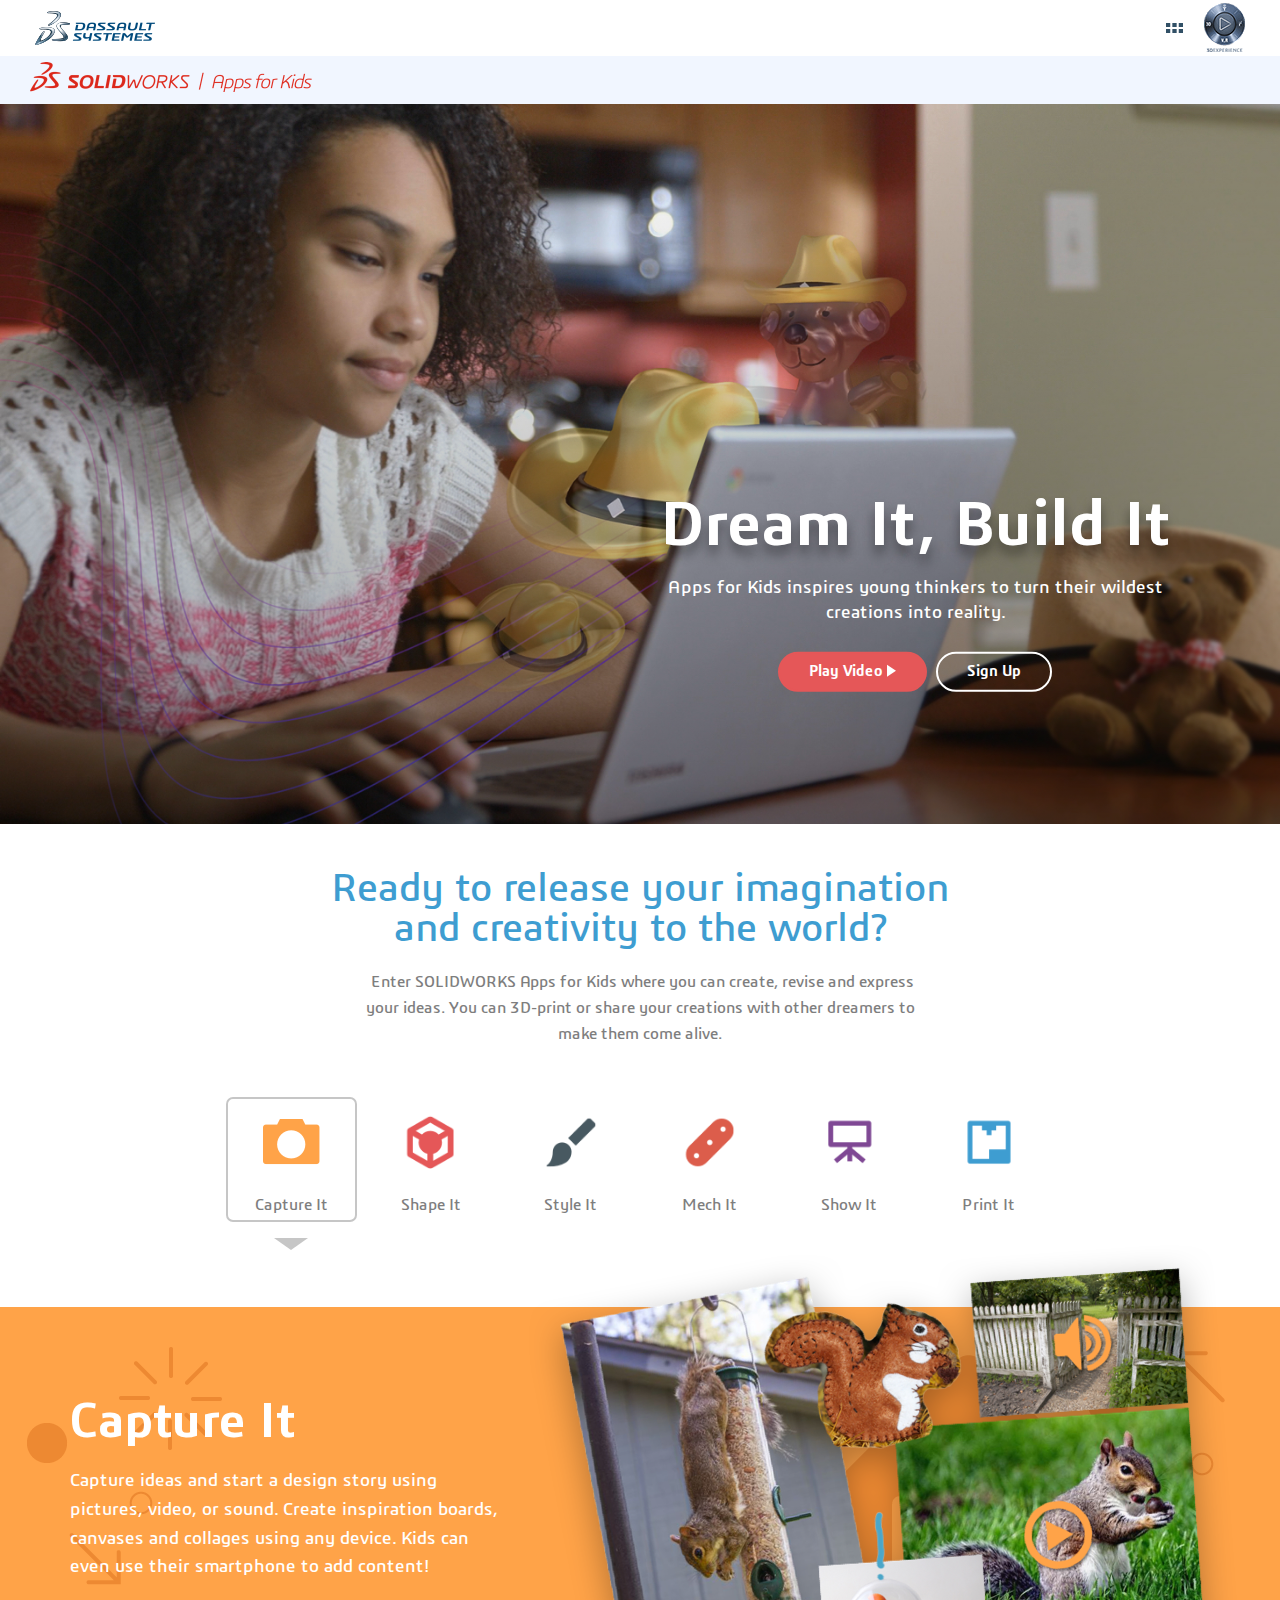
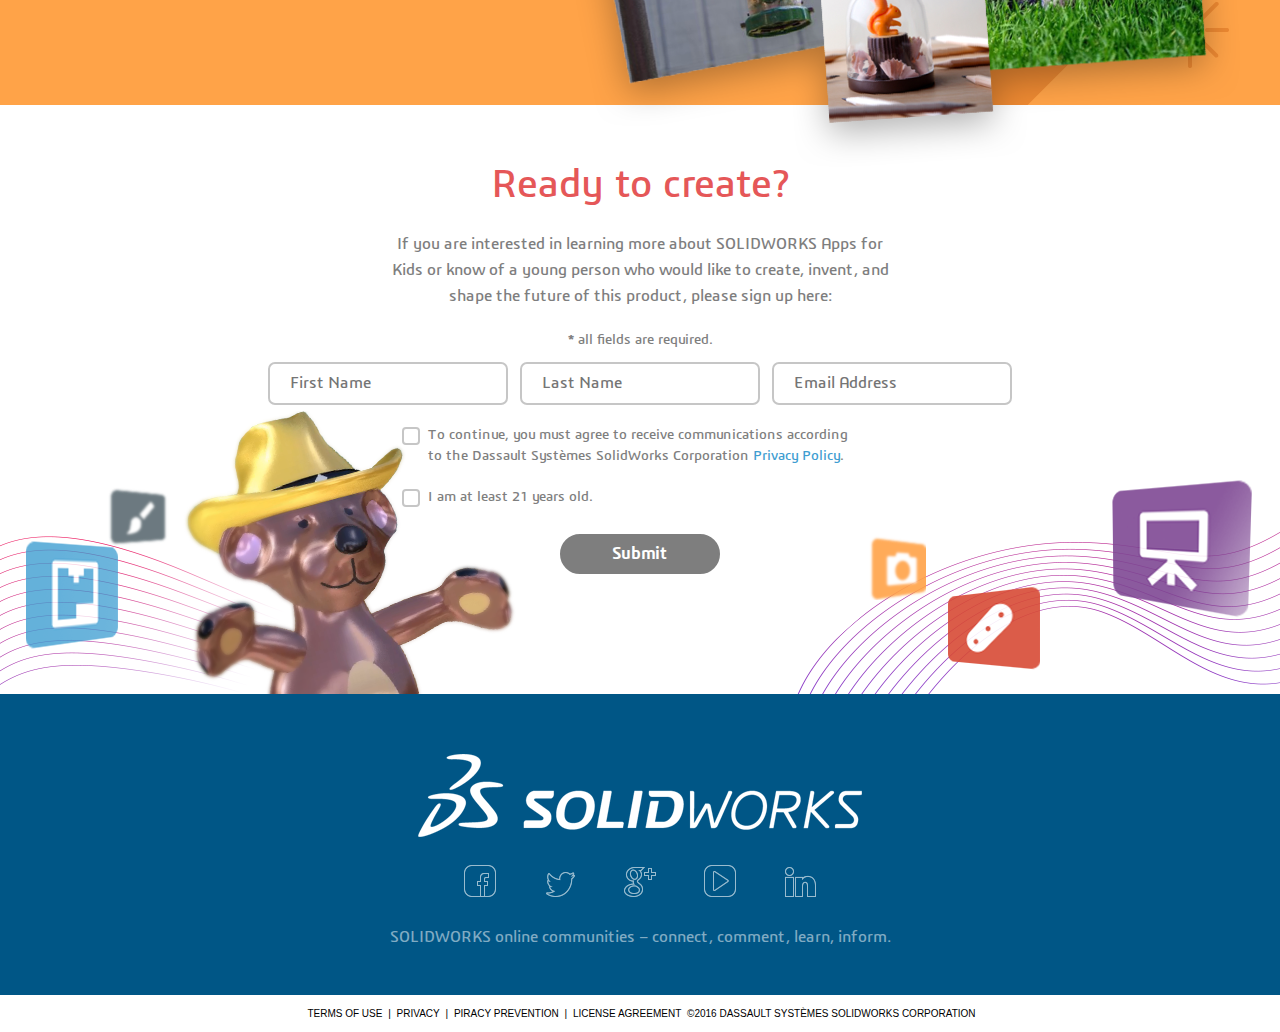
<file: index.html>
<!DOCTYPE html>
<html lang="en">
<head>
    <meta charset="utf-8" />
    <meta name="MSSmartTagsPreventParsing" content="true" /><!--[if lte IE 9]><meta http-equiv="X-UA-Compatible" content="IE=Edge"/><![endif]-->
    <meta name="viewport" content="width=device-width, initial-scale=1, maximum-scale=1, user-scalable=no" />
    <title>SOLIDWORKS Apps for Kids</title>
	<link type="text/css" rel="stylesheet" media="all" href="ui/css/style.css" />
    <link type="text/plain" rel="author" href="../authors.txt" />
    <link rel="apple-touch-icon" sizes="57x57" href="/apple-touch-icon-57x57.png">
    <link rel="apple-touch-icon" sizes="60x60" href="/apple-touch-icon-60x60.png">
    <link rel="apple-touch-icon" sizes="72x72" href="/apple-touch-icon-72x72.png">
    <link rel="apple-touch-icon" sizes="76x76" href="/apple-touch-icon-76x76.png">
    <link rel="apple-touch-icon" sizes="114x114" href="/apple-touch-icon-114x114.png">
    <link rel="apple-touch-icon" sizes="120x120" href="/apple-touch-icon-120x120.png">
    <link rel="apple-touch-icon" sizes="144x144" href="/apple-touch-icon-144x144.png">
    <link rel="apple-touch-icon" sizes="152x152" href="/apple-touch-icon-152x152.png">
    <link rel="apple-touch-icon" sizes="180x180" href="/apple-touch-icon-180x180.png">
    <link rel="icon" type="image/png" href="/favicon-32x32.png" sizes="32x32">
    <link rel="icon" type="image/png" href="/favicon-194x194.png" sizes="194x194">
    <link rel="icon" type="image/png" href="/favicon-96x96.png" sizes="96x96">
    <link rel="icon" type="image/png" href="/android-chrome-192x192.png" sizes="192x192">
    <link rel="icon" type="image/png" href="/favicon-16x16.png" sizes="16x16">
    <link rel="manifest" href="/manifest.json">
    <link rel="mask-icon" href="/safari-pinned-tab.svg" color="#ee3224">
    <meta name="msapplication-TileColor" content="#ffffff">
    <meta name="msapplication-TileImage" content="/mstile-144x144.png">
    <meta name="theme-color" content="#ffffff">
    <script src="ui/js/modernizr.js"></script>
    <script src="ui/js/jquery.js" type="text/javascript"></script>
    <!-- <script src="ui/js/wufoo.js" type="text/javascript"></script> -->
</head>
<body>
    <!--[if lte IE 7]><iframe src="unsupported.html" frameborder="0" scrolling="no" id="no_ie6"></iframe><![endif]-->

    <div class="ds ds_white ds_noborder ds_txtblue">
        <div style="width: 100%;" class="ds_center">
            <div style="padding: 0px 35px;" class="ds_inner">
                <h3 class="ds_logo">
                    <a href="http://www.3ds.com/">
                        <span class="ds_hide">Dassault Systèmes</span>
                    </a>
                </h3>
                <div class="ds_right">
                    <div class="ds_compass">
                        <a href="http://www.3ds.com/about-3ds/3dexperience-platform/"></a>
                    </div>
                    <span class="ds_btn">
                        <span class="ds_hide">Tools</span>
                    </span>
                    <div class="ds_slider">
                        <p>
                            <span class="facebook">
                                <a title="facebook" href="https://www.facebook.com/DassaultSystemes">
                                    <span class="ds_hide">facebook</span>
                                </a>
                            </span>
                            <span class="linkedin">
                                <a title="linkedin" href="http://www.linkedin.com/company/3896?trk=tyah">
                                    <span class="ds_hide">linkedin</span>
                                </a>
                            </span>
                            <span class="swym">
                                <a title="swym" href="https://swym.3ds.com/">
                                    <span class="ds_hide">swym</span>
                                </a>
                            </span>
                            <span class="twitter">
                                <a title="twitter" href="https://twitter.com/dassault3DS">
                                    <span class="ds_hide">twitter</span>
                                </a>
                            </span>
                            <span class="youtube">
                                <a title="youtube" href="http://www.youtube.com/user/DassaultSystemes">
                                    <span class="ds_hide">youtube</span>
                                </a>
                            </span>
                            <span class="rss">
                                <a title="rss" href="http://www.3ds.com/rss/">
                                    <span class="ds_hide">rss</span>
                                </a>
                            </span>
                            <span>
                                <a>
                                    <span class="ds_hide">

                                    </span>
                                </a>
                            </span>
                        </p>
                    </div>
                    <div class="ds_links">
                        <p>
                            <span>
                                <a>
                                    <span></span>
                                </a>
                            </span>
                        </p>
                    </div>
                </div>
            </div>
        </div>
    </div>

    <div id="fb-root"></div>
    <header class="show-for-large-up clearfix">
        <div class="top-bar-in">
            <div class="swLogo"><img src="ui/images/afk-logo.png"></div>
        </div>
    </header>

    <section id="banner">
        <div id="text" class="wrap">
            <h2>Dream It, Build It</h2>
            <p>Apps for Kids inspires young thinkers to turn their wildest creations into reality.</p>
            <a href="#" class="btn play red">Play Video <span class="arrow-left"></span></a>
            <a href="#" class="btn clear signup">Sign Up</a>
        </div>
    </section>

    <section id="white" class="wrap">
        <h2>Ready to release your imagination and creativity to the world? </h2>
        <p> Enter SOLIDWORKS Apps for Kids where you can create, revise and express your ideas. You can 3D-print or share your creations with other dreamers to make them come alive.</p>
        <ul id="icons">
            <li class="active" data-id="1">
                <span style="background-image:url(ui/images/ico-capture.png);"></span>
                <p>Capture It</p>
            </li>
            <li data-id="2">
                <span style="background-image:url(ui/images/ico-shape.png);"></span>
                <p>Shape It</p>
            </li>
            <li data-id="3">
                <span style="background-image:url(ui/images/ico-style.png);"></span>
                <p>Style It</p>
            </li>
            <li data-id="4">
                <span style="background-image:url(ui/images/ico-mech.png);"></span>
                <p>Mech It</p>
            </li>
            <li data-id="5">
                <span style="background-image:url(ui/images/ico-show.png);"></span>
                <p>Show It</p>
            </li>
            <li data-id="6">
                <span style="background-image:url(ui/images/ico-print.png);"></span>
                <p>Print It</p>
            </li>
        </ul>
    </section>

    <div id="colors">
        <section class="color capture active" data-id="1">
            <div class="wrap">
                <h2>
                    <span style="background-image:url(ui/images/ico-capture.png);"></span>
                    Capture It
                </h2>
                <p>Capture ideas and start a design story using pictures, video, or sound. Create inspiration boards, canvases and collages using any device. Kids can even use their smartphone to add&nbsp;content!</p>
                <img src="ui/images/capture-img.png" alt="">
            </div>
        </section>
        <section class="color shape" data-id="2">
            <div class="wrap">
                <h2>
                    <span style="background-image:url(ui/images/ico-shape.png);"></span>
                    Shape It
                </h2>
                <p>Shape ideas into 3D creations of any form. Anything a child can imagine, they can create with this intuitive and easy-to-use modeling&nbsp;tool.</p>
                <img src="ui/images/shape-img.png" alt="">
            </div>
        </section>
        <section class="color style" data-id="3">
            <div class="wrap">
                <h2>
                    <span style="background-image:url(ui/images/ico-style.png);"></span>
                    Style It
                </h2>
                <p>Style the Shape It creations with color, stickers, backgrounds and more. Everyone loves painting, so we even made it possible to paint right onto the&nbsp;model!</p>
                <img src="ui/images/style-img.png" alt="">
            </div>
        </section>
        <section class="color mech" data-id="4">
            <div class="wrap">
                <h2>
                    <span style="background-image:url(ui/images/ico-mech.png);"></span>
                    Mech It
                </h2>
                <p>Mechanisms are made fun with touch-friendly, snap together shapes that work like they are actually real. Make things move or draw amazing spiral art… who knew mechanisms could be so&nbsp;exciting!</p>
                <img src="ui/images/mech-img.png" alt="">
            </div>
        </section>
        <section class="color show" data-id="5">
            <div class="wrap">
                <h2>
                    <span style="background-image:url(ui/images/ico-show.png);"></span>
                    Show It
                </h2>
                <p>Show off any creation made in SOLIDWORKS Apps for Kids and tell a story using fun interactive slide&nbsp;shows.</p>
                <img src="ui/images/show-img.png" alt="">
            </div>
        </section>
        <section class="color print" data-id="6">
            <div class="wrap">
                <h2>
                    <span style="background-image:url(ui/images/ico-print.png);"></span>
                    Print It
                </h2>
                <p>Print a creation in 2D, 3D or one of the fun project-based formats and make the creations come to&nbsp;life.</p>
                <img src="ui/images/print-img.png" alt="">
            </div>
        </section>
    </div>

    <section id="form">
        <h2>Ready to create?</h2>
        <p>If you are interested in learning more about SOLIDWORKS Apps for Kids or know of a young person who would like to create, invent, and shape the future of this product, please sign up here:</p>
        <p class="notice"><b>*</b> all fields are required.</p>
        <img src="ui/images/footer_left1.png" alt="" class="anim l1">
        <img src="ui/images/footer_left2.png" alt="" class="anim l2">
        <img src="ui/images/footer_left3.png" alt="" class="anim l3">

        <img src="ui/images/footer_right1.png" alt="" class="anim r1">
        <img src="ui/images/footer_right2.png" alt="" class="anim r2">
        <img src="ui/images/footer_right3.png" alt="" class="anim r3">

        <!-- <form id="form1" name="form1" class="wufoo topLabel page" accept-charset="UTF-8" autocomplete="off" enctype="multipart/form-data" method="post"
              action="https://swafk.wufoo.com/forms/z1e6qzwp1bojd1t/#public">
            <ul>
                <li id="foli4" class="notranslate">
                    <label class="desc" id="title4" for="Field4">
                        First Name
                    </label>
                    <div>
                        <input placeholder="First Name" id="Field4" name="Field4" type="text" class="field text medium" value="" maxlength="255" tabindex="1" onkeyup="" />
                    </div>
                </li>
                <li id="foli3" class="notranslate">
                    <label class="desc" id="title3" for="Field3">
                        Last Name
                    </label>
                    <div>
                        <input placeholder="Last Name" id="Field3" name="Field3" type="text" class="field text medium" value="" maxlength="255" tabindex="2" onkeyup="" />
                    </div>
                </li>
                <li id="foli5" class="notranslate">
                    <label class="desc" id="title5" for="Field5">
                        Email Address
                    </label>
                    <div>
                        <input placeholder="Email Address" id="Field5" name="Field5" type="email" spellcheck="false" class="field text medium" value="" maxlength="255" tabindex="3" />
                    </div>
                </li>
                <li class="cbox">
                    <label for="privacy">
                        <input type="checkbox" name="privacy" id="privacy" />
                        <span></span>
                        To continue, you must agree to receive communications according to the Dassault Syst&egrave;mes Solidworks Corporation <a href="http://www.solidworks.com/sw/privacypolicy.htm" target="_blank">Privacy Policy</a>
                        <span class="privacy-error"></span>
                    </label>
                </li>
                <li class="cbox">
                    <label for="over21">
                        <input type="checkbox" name="over21" id="over21" />
                        <span></span>
                        I am at least 21 years old.
                        <span class="over21-error"></span>
                    </label>
                </li>

                <li class="buttons ">
                    <div>
                        <input id="saveForm" name="saveForm" class="btn red btTxt submit" type="submit" value="Sign Me Up"/>
                    </div>
                </li>

                <li class="hide">
                    <label for="comment">Do Not Fill This Out</label>
                    <textarea name="comment" id="comment" rows="1" cols="1"></textarea>
                    <input type="hidden" id="idstamp" name="idstamp" value="XgdfSbZt64/wVEB7LSTpNSx65s9yGTqwp/PL30OsaD8=" />
                </li>
            </ul>
        </form> -->

        <form id="form1" name="form1" class="wufoo topLabel page" accept-charset="UTF-8" autocomplete="off" enctype="multipart/form-data" method="post"
              action="https://swafk.wufoo.com/forms/z1e6qzwp1bojd1t/#public">
            <ul>
                <li id="foli4" class="notranslate      ">
                    <label class="desc" id="title4" for="Field4">
                        First Name
                        <span id="req_4" class="req">*</span>
                    </label>
                    <div>
                        <input id="Field4" placeholder="First Name" name="Field4" type="text" class="field text medium" value="" maxlength="255" tabindex="1" onkeyup="" />
                    </div>
                </li>
                <li id="foli3" class="notranslate      ">
                    <label class="desc" id="title3" for="Field3">
                    Last Name
                        <span id="req_3" class="req">*</span>
                    </label>
                    <div>
                        <input id="Field3" placeholder="Last Name"  name="Field3" type="text" class="field text medium" value="" maxlength="255" tabindex="2" onkeyup="" />
                    </div>
                </li>
                <li id="foli5" class="notranslate      ">
                    <label class="desc" id="title5" for="Field5">
                    Email Address
                        <span id="req_5" class="req">*</span>
                    </label>
                    <div>
                        <input id="Field5" placeholder="Email Address"  name="Field5" type="email" spellcheck="false" class="field text medium" value="" maxlength="255" tabindex="3" />
                    </div>
                </li>
                <li id="foli7" class="notranslate cbox">

                    <label for="Field7">
                        <input type="checkbox" name="Field7" id="Field7" />
                        <span></span>
                        To continue, you must agree to receive communications according to the Dassault Syst&egrave;mes SolidWorks Corporation <a href="http://www.solidworks.com/sw/privacypolicy.htm" target="_blank">Privacy Policy</a>.
                    </label>

                </li>
                <li id="foli107" class="notranslate cbox">

                    <label for="Field107">
                        <input type="checkbox" name="Field107" id="Field107" />
                        <span></span>
                        I am at least 21 years old.
                    </label>

                </li>
                <li class="buttons ">
                    <div>
                        <input id="saveForm" name="saveForm" class="btTxt btn red disabled submit"
                        type="submit"  value="Submit" />
                    </div>
                </li>
                <li class="hide">
                    <label for="comment">Do Not Fill This Out</label>
                    <textarea name="comment" id="comment" rows="1" cols="1"></textarea>
                    <input type="hidden" id="idstamp" name="idstamp" value="XgdfSbZt64/wVEB7LSTpNSx65s9yGTqwp/PL30OsaD8=" />
                </li>
            </ul>
        </form>

    </section>

    <!-- Section - Social
    ================================================== -->
    <div class="scroll-content" id="">
        <div class="section-9">
            <div class="row">
                <aside>
                    <!-- <h2>SOLIDWORKS Social Media</h2> -->
                    <h2>
                        <img alt="Solidworks" src="ui/images/SolidWorks_Logotype_RGB_White.png">
                    </h2>
                    <!--<p class="img"></p>-->
                    <ul>
                        <li><a href="https://www.facebook.com/solidworks" title="Facebook" target="_blank" class="facebook"></a></li>
                        <li><a href="https://twitter.com/solidworks" title="Twitter" target="_blank" class="twitter"></a></li>
                        <li><a href="https://plus.google.com/+solidworks/posts" title="Google plus" target="_blank" class="googleplus"></a></li>
                        <br class="show_mobile1">
                        <li><a href="https://www.youtube.com/user/SolidWorks" title="Video" target="_blank" class="video"></a></li>
                        <li><a href="https://www.linkedin.com/company/solidworks" title="Linked in" target="_blank" class="linkedin"></a></li>
                    </ul>
                    <p>SOLIDWORKS online communities – connect, comment, learn, inform.</p>
                </aside>
             </div>
        </div>
    </div>
    <footer>
        <div class="row">
            <p>
                <a href="http://www.solidworks.com/sw/termsofuse.html" target="_blank">Terms of Use</a> |
                <a href="http://www.solidworks.com/sw/privacypolicy.htm" target="_blank">Privacy</a> |
                <a href="http://www.solidworks.com/sw/piracyprevention.htm" target="_blank">Piracy Prevention</a> |
                <a href="http://www.solidworks.com/sw/eula.htm" target="_blank">License Agreement</a>
                <br class="show_mobile1">
                  &copy;2016 Dassault Systèmes SolidWorks Corporation
            </p>
        </div>
    </footer>




    <script src="ui/js/jquery.plugins.js" type="text/javascript"></script>
    <script src="ui/js/jquery.init.js" type="text/javascript"></script>
</body>
</html>
</file>
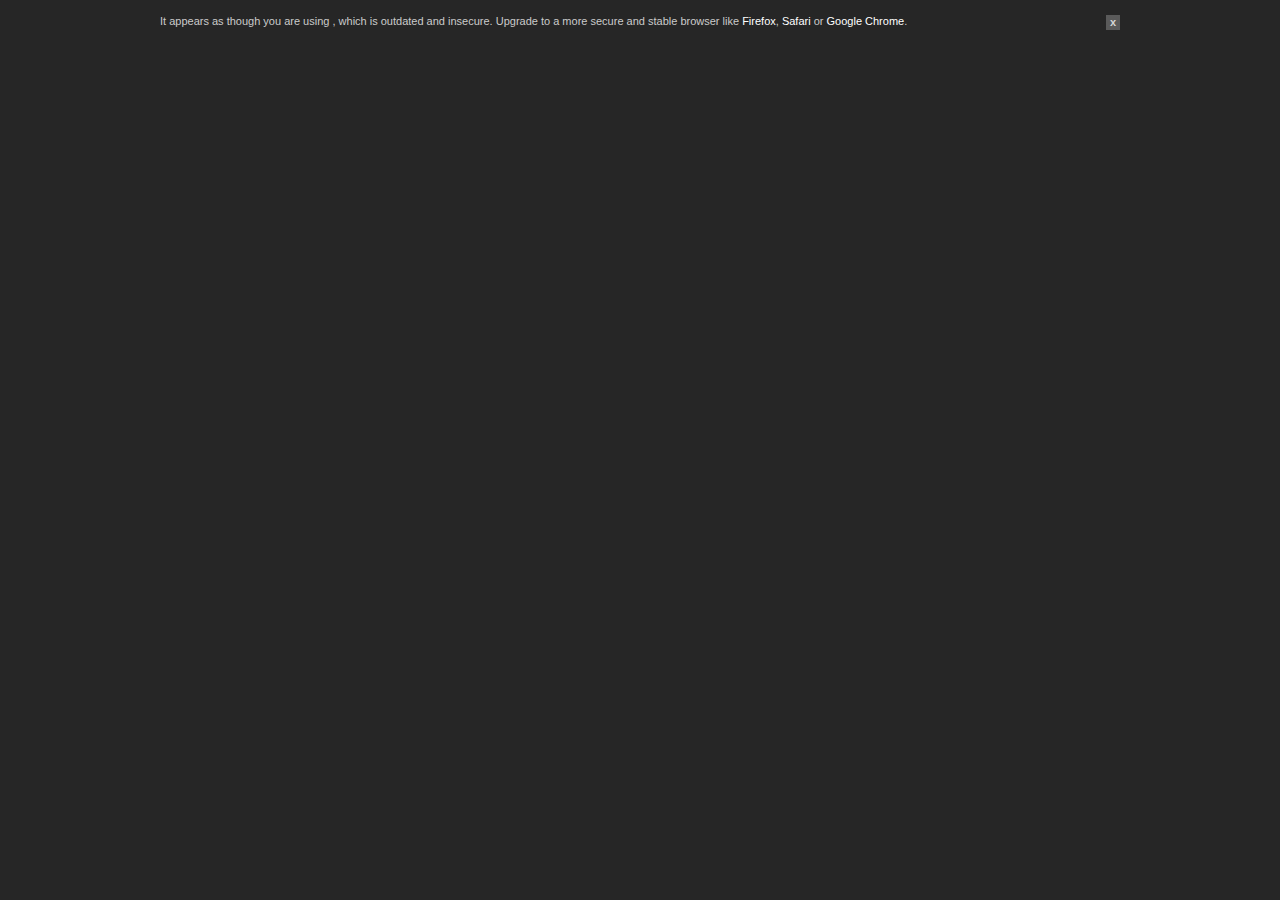
<file: unsupported.html>
<!DOCTYPE html PUBLIC "-//W3C//DTD XHTML 1.1//EN" "http://www.w3.org/TR/xhtml11/DTD/xhtml11.dtd">
<html xmlns="http://www.w3.org/1999/xhtml" xml:lang="en">
<head>
	<meta http-equiv="Content-Type" content="text/html; charset=utf-8" />
<style>
	
	a, p, div { margin: 0; padding: 0; }
	html, body { background: #262626; font: 11px/100% Arial, Helvetica, sans-serif; color: #CBCBCB; padding: 0; margin: 0; }
	#content { width: 960px; margin: 0 auto; }
	p { padding: 2px 0 0 0; line-height: 39px; }
	a { text-decoration: none; color: #fff; }
	a:hover { text-decoration: underline; }
    #close { float: right; padding: 2px 4px; font-weight: bold; color: #D6D6D6; background: #5A5A5A; margin: 15px 0 0 0; }
    #close:hover { text-decoration: none; color: #ffffff; background: #7C7C7C; }
	

</style>

</head>
<body>

	<div id="content">
		<a href="javascript: window.parent.document.getElementById('no_ie6').parentNode.removeChild(window.parent.document.getElementById('no_ie6'))" id="close">x</a>
		<p>It appears as though you are using <!--[if IE 6]>Internet Explorer 6<![endif]--><!--[if IE 7]>Internet Explorer 7<![endif]-->, which is outdated and insecure. Upgrade to a more secure and stable browser like <a href="http://www.mozilla.org/en-US/firefox" target="_blank">Firefox</a>, <a href="http://www.apple.com/safari" target="_blank">Safari</a> or <a href="http://www.google.com/chrome" target="_blank">Google Chrome</a>.</p>
	</div>

</body>
</html>
</file>
<file: ui/css/style.css>
@charset "UTF-8";
/* ========================================================================= */
/* !RESETS AND DEFAULTS */
/* ========================================================================= */
html, body, div, object, iframe, h1, h2, h3, h4, h5, h6, p, blockquote, pre, abbr, address, cite, code, del, dfn, img, ins, kbd, q, samp, var, hr, acronym, dl, dt, dd, ol, ul, li, pre, fieldset, form, label, legend, table, caption, tbody, tfoot, thead, tr, th, td, article, aside, canvas, details, figcaption, figure, footer, header, hgroup, menu, nav, section, summary, time, mark, audio, video { border: 0; outline: 0; font-style: normal; font-weight: 400; font-size: 100%; vertical-align: baseline; margin: 0; padding: 0; -webkit-text-size-adjust: 100%; }

em, strong, b, i, a, span, sub, sup, small { border: 0; outline: 0; font-size: 100%; vertical-align: baseline; margin: 0; padding: 0; }

a:focus { outline: 0; }

:focus, :active { outline: none; outline: 0; }

::-moz-focus-inner { outline: none; }

article, aside, details, figcaption, figure, footer, header, hgroup, menu, nav, section { display: block; }

li { list-style: none; }

a { text-decoration: none; }

blockquote:before, blockquote:after, q:before, q:after { content: ""; }

table { border-collapse: collapse; border-spacing: 0; }

hr { display: block; height: 1px; border-top: 1px solid #000; color: #000; }

input, select { vertical-align: middle; }

sub { vertical-align: sub; font-size: smaller; line-height: 0px; }

sup { vertical-align: super; font-size: smaller; line-height: 0px; }

input, button, textarea, select, label, img { display: inline-block; }

input, button, textarea, select, optgroup, option { font-family: inherit; font-size: inherit; font-style: inherit; font-weight: inherit; }

input, button, textarea, select { -webkit-appearance: none; }

textarea { resize: none; }

button, a span { cursor: pointer; }

button { border: 0; text-align: center; }

button::-moz-focus-inner { padding: 0; border: 0; }

table { table-layout: fixed; }

a[href^=tel] { color: inherit; }

#no_ie6 { width: 100%; height: 40px; overflow: hidden; border-bottom: 2px solid #000; }

/* != FONT SMOOTHING */
body, input, button, textarea { -webkit-font-smoothing: antialiased; -moz-osx-font-smoothing: grayscale; }

*, *:before, *:after { box-sizing: border-box; }

/* != .clearfix - CLEAR ELEMENTS */
.clear { clear: both; }

.clearfix:after { visibility: hidden; display: block; font-size: 0; content: " "; clear: both; height: 0; }

.clearfix { display: inline-table; }

* html .clearfix { height: 1%; }

/* Hides from IE-mac \*/
.clearfix { display: block; }

/* Hides from IE-mac \*/
* html .clearfix { zoom: 1; }

/* IE6 */
*:first-child + html .clearfix { zoom: 1; }

/* IE7 */
/* != .wordwrap - CONTINUE LONG URLS/WORDS ON NEXT LINE */
.wordwrap { white-space: pre; white-space: pre-wrap; white-space: pre-line; white-space: -pre-wrap; white-space: -o-pre-wrap; white-space: -moz-pre-wrap; word-wrap: break-word; }

/* ========================================================================= */
/* !FONTS (@fontface generated with FontSpring Syntax formatting */
/* ========================================================================= */
@font-face { font-family: "jack-social"; src: url("../fonts/JackSocial/jack-social.eot"); src: url("../fonts/JackSocial/jack-social.eot?#iefix") format("embedded-opentype"), url("../fonts/JackSocial/jack-social.ttf") format("truetype"), url("../fonts/JackSocial/jack-social.woff") format("woff"), url("../fonts/JackSocial/jack-social.svg#jack-social") format("svg"); font-weight: normal; font-style: normal; }
@font-face { font-family: '3ds'; src: url("../fonts/3ds/3ds_regular.eot"); src: url("../fonts/3ds/3ds_regular.eot?#iefix") format("embedded-opentype"), url("../fonts/3ds/3ds_regular.woff2") format("woff2"), url("../fonts/3ds/3ds_regular.woff") format("woff"), url("../fonts/3ds/3ds_regular.ttf") format("truetype"), url("../fonts/3ds/3ds_regular.svg#3ds_regular") format("svg"); font-weight: normal; font-style: normal; }
@font-face { font-family: '3ds'; src: url("../fonts/3ds/3ds_light.eot"); src: url("../fonts/3ds/3ds_light.eot?#iefix") format("embedded-opentype"), url("../fonts/3ds/3ds_light.woff2") format("woff2"), url("../fonts/3ds/3ds_light.woff") format("woff"), url("../fonts/3ds/3ds_light.ttf") format("truetype"), url("../fonts/3ds/3ds_light.svg#3ds_light") format("svg"); font-weight: 300; font-style: normal; }
@font-face { font-family: '3ds'; src: url("../fonts/3ds/3ds_semibold.eot"); src: url("../fonts/3ds/3ds_semibold.eot?#iefix") format("embedded-opentype"), url("../fonts/3ds/3ds_semibold.woff2") format("woff2"), url("../fonts/3ds/3ds_semibold.woff") format("woff"), url("../fonts/3ds/3ds_semibold.ttf") format("truetype"), url("../fonts/3ds/3ds_semibold.svg#3ds_semibold") format("svg"); font-weight: 600; font-style: normal; }
@font-face { font-family: '3ds'; src: url("../fonts/3ds/3ds_bold.eot"); src: url("../fonts/3ds/3ds_bold.eot?#iefix") format("embedded-opentype"), url("../fonts/3ds/3ds_bold.woff2") format("woff2"), url("../fonts/3ds/3ds_bold.woff") format("woff"), url("../fonts/3ds/3ds_bold.ttf") format("truetype"), url("../fonts/3ds/3ds_bold.svg#3ds_bold") format("svg"); font-weight: bold; font-style: normal; }
/* ========================================================================= */
/* !SASS VARIABLES & MIXINS */
/* ========================================================================= */
/* ========================================================================= */
/* !STYLES */
/* ========================================================================= */
html, body { font-family: '3ds', 'Lucida Sans', Lucida, Arial, sans-serif; }

a { color: #3E9DD1; }
a:hover { color: #E55758; }

/* != SELECTION STYLES (Leaving these blank will show no indication of text selection) ===== */
/* ::selection         { background: #aaa; color: #fff; } ::-moz-selection    { background: #aaa; color: #fff; } ::-webkit-selection { background: #aaa; color: #fff; }
*/
/* != ICON FONT DECLARATION ===== */
[data-icon]:before { font-family: "jack-social"; content: attr(data-icon); font-style: normal; font-weight: normal; font-variant: normal; text-transform: none !important; speak: none; display: inline-block; text-decoration: none; width: 1em; line-height: 1em; -webkit-font-smoothing: antialiased; -moz-osx-font-smoothing: grayscale; }

[class^="social-"]:before, [class*=" social-"]:before { font-family: "jack-social"; font-style: normal; font-weight: normal; font-variant: normal; text-transform: none !important; speak: none; display: inline-block; text-decoration: none; width: 1em; line-height: 1em; -webkit-font-smoothing: antialiased; -moz-osx-font-smoothing: grayscale; }

.social-email:before { content: "a"; }

.social-email-round:before { content: "A"; }

.social-facebook:before { content: "f"; }

.social-facebook-round:before { content: "F"; }

.social-flickr:before { content: "c"; }

.social-flickr-round:before { content: "C"; }

.social-googleplus:before { content: "g"; }

.social-googleplus-round:before { content: "G"; }

.social-instagram:before { content: "i"; }

.social-instagram-round:before { content: "I"; }

.social-linkedin:before { content: "l"; }

.social-linkedin-round:before { content: "L"; }

.social-pinterest:before { content: "p"; }

.social-pinterest-round:before { content: "P"; }

.social-rss:before { content: "r"; }

.social-rss-round:before { content: "R"; }

.social-sharethis:before { content: "s"; }

.social-sharethis-round:before { content: "S"; }

.social-twitter:before { content: "t"; }

.social-twitter-round:before { content: "T"; }

.social-vimeo:before { content: "v"; }

.social-vimeo-round:before { content: "V"; }

.social-yelp:before { content: "x"; }

.social-yelp-round:before { content: "X"; }

.social-youtube:before { content: "y"; }

.social-youtube-round:before { content: "Y"; }

.social-youtube2:before { content: "u"; }

.social-youtube2-round:before { content: "U"; }

/* != DEFAULT WORDPRESS STYLES = USE AS NEEDED = .wp-caption = .wp-caption-dd = .wpGallery = .shutter = .shutterset ==== */
.aligncenter { display: block; margin: 25px auto; }

.alignleft { float: left; margin: 0 25px 25px 0; }

.alignright { float: right; margin: 0 0 25px 25px; }

.alignnone { display: inline-block; }

/* != LAYOUT STYLES ===== */
h1 { font: normal 24px/1.2 sans-serif; color: #f00; }

h2 { font: normal 24px/1.2 sans-serif; color: #f00; }

h3 { font: normal 24px/1.2 sans-serif; color: #f00; }

h4 { font: normal 24px/1.2 sans-serif; color: #f00; }

h5 { font: normal 24px/1.2 sans-serif; color: #f00; }

h6 { font: normal 24px/1.2 sans-serif; color: #f00; }

.content-main ul li { position: relative; padding-left: 10px; }

.content-main ul li:before { content: '•'; position: absolute; left: 0; }

.content-main ol { counter-reset: li; }

.content-main ol li { position: relative; padding-left: 20px; }

.content-main ol li:before { content: counter(li) ". "; counter-increment: li; position: absolute; left: 0; }

.wrap { max-width: 1200px; box-sizing: border-box; margin: 0 auto; width: 100%; padding: 0 30px; }

.btn { display: inline-block; padding: 0 29px; font: 600 15px/36px '3ds'; color: #fff; border-radius: 90px; margin: 26px 0 0 0; transition: all 0.2s; }
.btn.red { background: #E55758; border: 2px solid #E55758; }
.btn.red:hover { color: #E55758; background: #fff; }
.btn.red:hover .arrow-left { border-left-color: #E55758; }
.btn.clear { border: 2px solid #fff; }
.btn.clear:hover { background: #fff; color: #7E7E7E; }
.btn .arrow-left { display: inline-block; border: 6px solid transparent; border-left: 9px solid #fff; border-right-width: 0; position: relative; top: 1px; transition: all 0.2s; }
.btn + .btn { margin-left: 5px; }

#banner { height: 0; padding-bottom: 56.25%; background: linear-gradient(transparent, rgba(0, 0, 0, 0.4)), url("../images/banner.jpg") no-repeat center center/cover; position: relative; max-height: 768px; overflow: hidden; }
#banner #text { padding-left: 40%; position: absolute; bottom: 39%; left: 50%; margin-left: -550px; text-align: center; -webkit-transform: translateY(75%); -ms-transform: translateY(75%); transform: translateY(75%); }
#banner #text h2 { font: 600 64px/1 '3ds'; color: #fff; text-shadow: 0 9px 12px rgba(0, 0, 0, 0.4); margin-bottom: 18px; }
#banner #text p { font: 18px/1.4 '3ds'; color: #fff; padding: 0 60px; }

.embed-container { position: absolute; padding-bottom: 56.25%; height: 0; width: 100%; overflow: hidden; max-width: 100%; z-index: 100; top: 0; left: 0; }
.embed-container iframe, .embed-container object, .embed-container embed { position: absolute; top: 0; left: 0; width: 100%; height: 100%; }

#white { padding: 45px 30px; max-width: 900px; text-align: center; }
#white h2 { font: 40px/1 '3ds'; color: #3E9DD1; max-width: 640px; margin: 0 auto; }
#white p { font: 16px/1.625 '3ds'; color: #7E7E7E; max-width: 560px; margin: 20px auto; }
#white #icons { font-size: 0; padding: 30px 0 40px; }
#white #icons li { width: 15.6%; margin: 0 0.5%; height: 125px; display: inline-block; vertical-align: top; text-align: center; font: 600 17px/1 '3ds'; color: #888888; border-radius: 7px; box-shadow: inset 0 0 0 2px #C6C6C6; position: relative; cursor: pointer; }
#white #icons li:before { content: ''; width: 100%; height: 100%; background: #fff; display: block; position: absolute; top: 0; left: 0; transition: height 0.2s ease-out; z-index: 0; height: 125px; }
#white #icons li span { display: block; height: 60px; margin: 15px 0 12px; position: relative; z-index: 1; background-position: center center; background-repeat: no-repeat; -webkit-transform: scale(0.9); -ms-transform: scale(0.9); transform: scale(0.9); transition: -webkit-transform 0.2s ease; transition: transform 0.2s ease; transition: transform 0.2s ease, -webkit-transform 0.2s ease; }
#white #icons li:after { content: ''; display: block; margin: 0 auto; width: 0; height: 0; border: 17px solid transparent; border-top: 12px solid #C6C6C6; opacity: 0; transition: opacity 0.2s ease; }
#white #icons li.active:before { height: 0px; }
#white #icons li.active:after { opacity: 1; }
#white #icons li.active span { -webkit-transform: scale(1); -ms-transform: scale(1); transform: scale(1); }
#white #icons li:hover span { -webkit-transform: scale(1); -ms-transform: scale(1); transform: scale(1); }
#white #icons li p { position: relative; z-index: 2; }

#colors { background-color: #FFA348; transition: background-color 0.25s; }

.color { display: none; min-height: 398px; }
.color .wrap { position: relative; min-height: 398px; padding: 90px 30px; }
.color h2 { font: 600 50px/1 '3ds'; color: #fff; margin-bottom: 20px; }
.color p { font: 18px/1.6 '3ds'; color: #fff; width: 38%; }
.color.active { display: block; }
.color img { max-width: 60%; position: absolute; right: 0; -webkit-transform: translateY(-50%); -ms-transform: translateY(-50%); transform: translateY(-50%); top: 199px; }
.color.capture { background: url("../images/capture-bg-l.png") no-repeat left bottom, url("../images/capture-bg-r.png") no-repeat right bottom; background-color: #FFA348; }
.no-multiplebgs .color.capture { background: #FFA348 url("../images/capture-bg.png") no-repeat center bottom; }
.color.shape { background: url("../images/shape-bg-l.png") no-repeat left bottom, url("../images/shape-bg-r.png") no-repeat right bottom; background-color: #E55758; }
.no-multiplebgs .color.shape { background: #E55758 url("../images/shape-bg.png") no-repeat center bottom; }
.color.style { background: url("../images/style-bg-l.png") no-repeat left bottom, url("../images/style-bg-r.png") no-repeat right bottom; background-color: #485960; }
.no-multiplebgs .color.style { background: #485960 url("../images/style-bg.png") no-repeat center bottom; }
.color.mech { background: url("../images/mech-bg-l.png") no-repeat left bottom, url("../images/mech-bg-r.png") no-repeat right bottom; background-color: #DC5D4B; }
.no-multiplebgs .color.mech { background: #DC5D4B url("../images/mech-bg.png") no-repeat center bottom; }
.color.mech img { -webkit-transform: none; -ms-transform: none; transform: none; bottom: 0; top: auto; }
.color.show { background: url("../images/show-bg-l.png") no-repeat left bottom, url("../images/show-bg-r.png") no-repeat right bottom; background-color: #7F4794; }
.no-multiplebgs .color.show { background: #7F4794 url("../images/show-bg.png") no-repeat center bottom; }
.color.print { background: url("../images/print-bg-l.png") no-repeat left bottom, url("../images/print-bg-r.png") no-repeat right bottom; background-color: #3E9DD1; }
.no-multiplebgs .color.print { background: #3E9DD1 url("../images/print-bg.png") no-repeat center bottom; }

#form { overflow: hidden; padding: 60px 0 120px; background: url("../images/footer_left_bg.png") no-repeat bottom left, url("../images/footer_right_bg.png") no-repeat bottom right; position: relative; }
.no-multiplebgs #form { background: url("../images/footer-bg.png") no-repeat center bottom; background-size: contain; }
#form h2 { font: 40px/1 '3ds'; color: #E55758; text-align: center; margin-bottom: 26px; position: relative; z-index: 10; padding: 0 30px; }
#form p { text-align: center; max-width: 570px; margin: 0 auto; font: 16px/1.625 '3ds'; color: #7E7E7E; position: relative; z-index: 10; padding: 0 30px; }
#form p.notice { font-size: 14px; margin-top: 20px; }

.anim { position: absolute; transition: -webkit-transform 0.1s ease; transition: transform 0.1s ease; transition: transform 0.1s ease, -webkit-transform 0.1s ease; }
.anim.l1 { left: 20px; bottom: 40px; z-index: 3; }
.anim.l2 { left: 100px; bottom: 140px; z-index: 2; }
.anim.l3 { left: 183px; bottom: 0px; z-index: 4; }
.anim.r1 { right: 344px; bottom: 90px; z-index: 1; }
.anim.r2 { right: 234px; bottom: 20px; z-index: 3; }
.anim.r3 { right: 20px; bottom: 70px; z-index: 1; }

#form1 { position: relative; z-index: 10; max-width: 770px; margin: 10px auto 0; text-align: center; }
#form1 .hide, #form1 label { display: none; }
#form1 li { vertical-align: top; display: inline-block; width: 31.2%; }
#form1 li#foli3 { margin: 0 1%; }
#form1 li input, #form1 li div { width: 100%; display: block; }
#form1 li input.field { padding: 0 20px; height: 43px; border-radius: 7px; border: 2px solid #C6C6C6; font: 16px/43px '3ds'; color: #3E9DD1; }
#form1 li input.field.error { border-color: #E55758; }
#form1 li.buttons { text-align: center; width: 100%; }
#form1 li .btn { font-size: 17px; padding: 0 50px; width: auto; display: inline-block; }
#form1 li .btn.disabled { background: #7E7E7E; border-color: #7E7E7E; }
#form1 li .btn.disabled:hover { color: #fff; background: #8e8e8e; border-color: #8e8e8e; }
#form1 .cbox { text-align: left; width: 55%; margin-top: 20px; }
#form1 .cbox label { display: block; position: relative; color: #7E7E7E; font-size: 14px; line-height: 1.5; }
#form1 .cbox label span { display: block; width: 18px; height: 18px; border: 2px solid #C6C6C6; border-radius: 4px; position: absolute; top: 2px; left: -26px; background: #fff; transition: background 0.1s; }
#form1 .cbox input { opacity: 0; visibility: hidden; height: 0; position: absolute; top: -9999px; left: -9999px; }
#form1 .cbox input:checked ~ span { background: #E55758; }
#form1 label.error { color: #E55758; font-weight: 400; margin-top: 5px; font-size: 12px; }

/* != PLACEHOLDER ATTRIBUTE STYLES = input or textarea - placeholder="whatever" ===== */
/* ::-webkit-input-placeholder { color: #aaa; } :-moz-placeholder           { color: #aaa; }
*/
form ul { margin: 0; }
form ul li { background: none; list-style: none; }
form ul li div { display: inline-block; vertical-align: top; }

input[type=submit], button { display: inline-block; cursor: pointer; }

/* ========================================================================= */
/* !MEDIA QUERIES */
/* ========================================================================= */
@media screen and (max-width: 960px) { #banner { font-size: 0; }
  #banner:before { content: ''; display: inline-block; height: 0; padding-bottom: 56.25%; vertical-align: middle; }
  #banner #text { display: inline-block; vertical-align: middle; position: relative; bottom: auto; left: auto; margin: 0 auto; max-width: 580px; padding: 0 10%; -webkit-transform: none; -ms-transform: none; transform: none; max-width: 100%; }
  #banner #text h2 { font-size: 50px; padding-top: 10%; }
  #banner #text p { font-size: 16px; }
  #white h2 { font-size: 34px; }
  #white #icons li p { font-size: 15px; }
  .color h2 { font-size: 40px; }
  .color p { font-size: 16px; }
  #form { padding-bottom: 100px; }
  #form h2 { font-size: 34px; }
  .anim.l1 { width: 52px; height: auto; left: 10px; bottom: 20px; }
  .anim.l2 { width: 39px; height: auto; left: 50px; bottom: 70px; }
  .anim.l3 { width: 167px; height: auto; left: 92px; bottom: 0px; }
  .anim.r1 { width: 39px; height: auto; right: 172px; bottom: 45px; }
  .anim.r2 { width: 53px; height: auto; right: 117px; bottom: 10px; }
  .anim.r3 { width: 79px; height: auto; right: 10px; bottom: 45px; } }
@media screen and (max-width: 768px) { #white #icons { display: none; }
  .color { display: block; background-size: auto 200px !important; }
  .color .wrap { padding: 50px 30px; }
  .color h2 span { display: inline-block; width: 42px; height: 42px; background: #fff; border-radius: 4px; margin-right: 8px; position: relative; top: 8px; background-repeat: no-repeat; background-position: center center; background-size: 29px auto; }
  .color img { max-width: 50%; } }
@media screen and (max-width: 640px) { #banner #text h2 { font-size: 40px; }
  #banner #text p { padding: 0; font-size: 14px; }
  #white { padding-bottom: 45px; }
  #white h2 { font-size: 28px; }
  #white p { font-size: 15px; margin-bottom: 0; }
  .color h2 { font-size: 28px; }
  .color p { font-size: 15px; width: 100%; }
  .color img { max-width: 80%; display: block; margin: 30px auto 0; position: relative; top: 0px !important; bottom: auto !important; right: 0px !important; -webkit-transform: none; -ms-transform: none; transform: none; }
  #form h2 { font-size: 28px; }
  #form p { font-size: 15px; }
  #form1 li { width: 100%; padding: 6px 30px; margin: 0 !important; }
  #form1 li.cbox { width: 100%; padding: 6px 30px 6px 56px; } }
@media screen and (max-width: 480px) { .btn { padding: 0 18px; font-size: 13px; line-height: 32px; }
  .btn .arrow-left { border-width: 5px 0px 5px 8px; }
  #banner #text h2 { font-size: 28px; padding-top: 0; margin-bottom: 10px; }
  #banner #text .btn { margin-top: 10px; }
  .color img { max-width: 100%; } }
/* ========================================================================= */
/* !OLD SITE RESETS */
/* ========================================================================= */
.ds .ds_right, .ds .ds_social, .ds .ds_links, .ds .ds_links p, .ds .ds_links p > span { float: right; height: 55px; line-height: 44px; }

.ds { overflow: hidden; width: 100%; height: 55px; left: 0; top: 0; border-bottom: 1px solid #c2c2c2; color: #ffffff; font-family: 'Arial'; font-size: 12px; padding: 0; margin: 0; }
.ds.ds_noborder { border-bottom: 0 none transparent; height: 56px; }
.ds * { margin: 0; padding: 0; }
.ds a { text-decoration: none; }
.ds .ds_center { margin: 0 auto; height: 55px; }
.ds .ds_inner { padding: 0 15px; height: 55px; }
.ds .ds_hide { position: absolute; clip: rect(1px 1px 1px 1px); clip: rect(1px, 1px, 1px, 1px); }
.ds .ds_logo { float: left; padding: 6px 0; }
.ds .ds_logo a { margin: 0; background: url("../images/header3ds.png") 0 -88px transparent no-repeat; width: 132px; height: 44px; float: left; }
.ds .ds_compass { float: right; width: 42px; height: 55px; padding: 0; margin-left: 7px; }
.ds .ds_compass a { margin: 0; background: url("../images/header3ds.png") -530px 0 transparent no-repeat; width: 42px; height: 55px; display: block; }
.ds .ds_id { float: right; width: 200px; height: 55px; padding: 6px 0; background-color: #305164; }
.ds .ds_id img { vertical-align: middle; width: 44px; height: 44px; }
.ds .ds_right { float: right; }
.ds .ds_social { float: right; display: inline-block; }
.ds .ds_links { display: inline-block; float: right; text-align: right; padding: 6px 0; }
.ds .ds_links a { display: table-cell; color: #ffffff; font-weight: bold; }
.ds .ds_links a:hover { color: #42b4d5; }
.ds .ds_links a span { padding-right: 20px; height: 44px; display: table-cell; vertical-align: middle; }
.ds .ds_btn { background: url("../images/header3ds.png") -132px -132px transparent no-repeat; width: 44px; height: 44px; margin: 6px 0; display: block; cursor: pointer; float: right; }
.ds .ds_btn:hover { background-position: -132px -88px; }
.ds.ds_footer { top: auto; bottom: auto; height: 60px; }
.ds .ds_slider { float: right; width: 0; overflow: hidden; height: 55px; padding: 6px 0; background-color: rgba(255, 255, 255, 0.1); transition: width 0.5s ease; }
.ds .ds_slider.active { width: 264px; }
.ds .ds_slider a { width: 44px; height: 44px; display: block; float: left; background: url("../images/header3ds.png") -220px -132px transparent no-repeat; }
.ds .ds_slider a:hover { background-position: -220px -88px; }
.ds .ds_slider .linkedin a { background-position: -264px -132px; }
.ds .ds_slider .linkedin a:hover { background-position: -264px -88px; }
.ds .ds_slider .rss a { background-position: -308px -132px; }
.ds .ds_slider .rss a:hover { background-position: -308px -88px; }
.ds .ds_slider .swym a { background-position: -352px -132px; }
.ds .ds_slider .swym a:hover { background-position: -352px -88px; }
.ds .ds_slider .twitter a { background-position: -396px -132px; }
.ds .ds_slider .twitter a:hover { background-position: -396px -88px; }
.ds .ds_slider .youtube a { background-position: -440px -132px; }
.ds .ds_slider .youtube a:hover { background-position: -440px -88px; }
.ds .ds_flinks { display: table; width: 100%; height: 60px; }
.ds .ds_flinks p { display: table-cell; text-align: center; vertical-align: middle; line-height: 60px; }
.ds .ds_flinks a { color: #949393; margin-left: 5px; text-decoration: none; }
.ds .ds_flinks a:hover { color: white; }
.ds .ds_flinks .ds_copy { margin-left: 10px; }
.ds .ds_flinks .ds_pipe { color: #949393; margin-left: 3px; }
.ds .ds_flinks .ds_pipe:before { content: " "; }
.ds .ds_flinks span { font-size: 10px; text-transform: uppercase; }
.ds.ds_black { background-color: #000000; border-bottom-color: #c2c2c2; }
.ds.ds_grey { background-color: #d1cfcf; border-bottom-color: #bebebe; }
.ds.ds_dark { background-color: #33424b; border-bottom-color: #c2c2c2; }
.ds.ds_white { background-color: #ffffff; border-bottom-color: #ebebeb; }
.ds.ds_light { background-color: #e6ebee; border-bottom-color: #cdcdcd; }
.ds.ds_blue { background-color: #305164; border-bottom-color: #8096a3; }
.ds.ds_txtdark { color: #000000; }
.ds.ds_txtdark .ds_slider { background-color: rgba(0, 0, 0, 0.1); }
.ds.ds_txtdark .ds_slider a { background-position: -220px -44px; }
.ds.ds_txtdark .ds_slider a:hover { background-position: -220px 0; }
.ds.ds_txtdark .ds_slider .linkedin a { background-position: -264px -44px; }
.ds.ds_txtdark .ds_slider .linkedin a:hover { background-position: -264px 0; }
.ds.ds_txtdark .ds_slider .rss a { background-position: -308px -44px; }
.ds.ds_txtdark .ds_slider .rss a:hover { background-position: -308px 0; }
.ds.ds_txtdark .ds_slider .swym a { background-position: -352px -44px; }
.ds.ds_txtdark .ds_slider .swym a:hover { background-position: -352px 0; }
.ds.ds_txtdark .ds_slider .twitter a { background-position: -396px -44px; }
.ds.ds_txtdark .ds_slider .twitter a:hover { background-position: -396px 0; }
.ds.ds_txtdark .ds_slider .youtube a { background-position: -440px -44px; }
.ds.ds_txtdark .ds_slider .youtube a:hover { background-position: -440px 0; }
.ds.ds_txtdark a { color: #000000; }
.ds.ds_txtdark a:hover { color: #42b4d5; }
.ds.ds_txtdark .ds_btn { background-position: -132px -44px; }
.ds.ds_txtdark .ds_btn:hover { background-position: -132px 0; }
.ds.ds_txtdark h3 a { background-position: 0 0; }
.ds.ds_txtdark .ds_compass a { background-position: -530px -55px; }
.ds.ds_txtdark .ds_flinks a { color: #000000; }
.ds.ds_txtdark .ds_flinks a:hover { color: #42b4d5; }
.ds.ds_txtblue { color: #305164; }
.ds.ds_txtblue .ds_slider { background-color: rgba(0, 0, 0, 0.1); }
.ds.ds_txtblue .ds_slider a { background-position: -220px -220px; }
.ds.ds_txtblue .ds_slider a:hover { background-position: -220px -176px; }
.ds.ds_txtblue .ds_slider .linkedin a { background-position: -264px -220px; }
.ds.ds_txtblue .ds_slider .linkedin a:hover { background-position: -264px -176px; }
.ds.ds_txtblue .ds_slider .rss a { background-position: -308px -220px; }
.ds.ds_txtblue .ds_slider .rss a:hover { background-position: -308px -176px; }
.ds.ds_txtblue .ds_slider .swym a { background-position: -352px -220px; }
.ds.ds_txtblue .ds_slider .swym a:hover { background-position: -352px -176px; }
.ds.ds_txtblue .ds_slider .twitter a { background-position: -396px -220px; }
.ds.ds_txtblue .ds_slider .twitter a:hover { background-position: -396px -176px; }
.ds.ds_txtblue .ds_slider .youtube a { background-position: -440px -220px; }
.ds.ds_txtblue .ds_slider .youtube a:hover { background-position: -440px -176px; }
.ds.ds_txtblue a { color: #305164; }
.ds.ds_txtblue a:hover { color: #42b4d5; }
.ds.ds_txtblue .ds_btn { background-position: -132px -220px; }
.ds.ds_txtblue .ds_btn:hover { background-position: -132px -176px; }
.ds.ds_txtblue h3 a { background-position: 0 -176px; }
.ds.ds_txtblue .ds_compass a { background-position: -530px -55px; }
.ds.ds_txtblue .ds_flinks a { color: #305164; }
.ds.ds_txtblue .ds_flinks a:hover { color: #42b4d5; }

.top-bar-in { width: 100%; float: left; background: #f1f6ff; padding: 6px 12px 6px 30px; }
.top-bar-in .swLogo { float: left; }
.top-bar-in .swLogo img { width: 282px; height: auto; }

.section-9 { width: 100%; float: left; background: #005686; text-align: center; padding: 60px 0 45px; }
.section-9 img { max-width: 80%; }
.section-9 h2 { color: #ffffff; font-family: '3ds', 'Arial', 'Helvetica', 'sans-serif'; text-transform: uppercase; padding-bottom: 20px; font-weight: 600; }
.section-9 p { color: #80abc3; font-family: '3ds', 'Arial', 'Helvetica', 'sans-serif'; line-height: 26px; }
.section-9 p.img { background: url("../img/SolidWorks_Logotype_RGB_White.png") no-repeat center; padding-bottom: 90px; margin-bottom: 20px; }
.section-9 ul { width: 100%; float: left; padding-bottom: 20px; }
.section-9 ul li { width: 32px; height: 32px; float: none; display: inline-block; line-height: 32px; margin: 0 22px; }
.section-9 ul li a { width: 32px; height: 32px; float: none; display: inline-block; background: url("../images/icon-facebook01.png") no-repeat left center; opacity: 0.6; }
.section-9 ul li a:hover { background: url("../images/icon-facebook02.png") center left center; opacity: 1; }
.section-9 ul li .twitter { width: 29px; height: 25px; background: url("../images/icon-twitter01.png") no-repeat left center; }
.section-9 ul li .googleplus { width: 32px; height: 30px; background: url("../images/icon-googleplus01.png") no-repeat left center; }
.section-9 ul li .linkedin { width: 31px; height: 30px; background: url("../images/icon-linkedin01.png") no-repeat left center; }
.section-9 ul li .video { background: url("../images/icon-video01.png") no-repeat left center; }
.section-9 aside { width: 100%; max-width: 800px; float: none; display: inline-block; }

@media only screen and (min-width: 768px) and (max-width: 1023px) { .section-9 { padding: 53px 0 30px; }
  .section-9 aside { max-width: 400px; } }
.show_mobile1 { display: none; }

@media only screen and (max-width: 767px) { .section-9 { padding: 44px 0 30px 0; }
  .section-9 h2 { padding-bottom: 30px; }
  .section-9 ul { padding-bottom: 0; }
  .section-9 ul li { margin-bottom: 34px; }
  .section-9 aside { max-width: 400px; }
  .show_mobile1 { display: block; } }
footer { width: 100%; float: left; text-align: center; padding: 13px 0; }
footer p { font-size: 10px; font-family: 'Arial', 'Helvetica', 'sans-serif'; text-transform: uppercase; padding: 0; }
footer p a { color: #000000; margin: 0 3px; }

@media only screen and (min-width: 768px) and (max-width: 1023px) { footer { padding: 12px 0 50px; } }
@media only screen and (max-width: 767px) { footer p { width: 100%; float: left; padding: 0; }
  footer p a { margin: 0; } }
</file>
